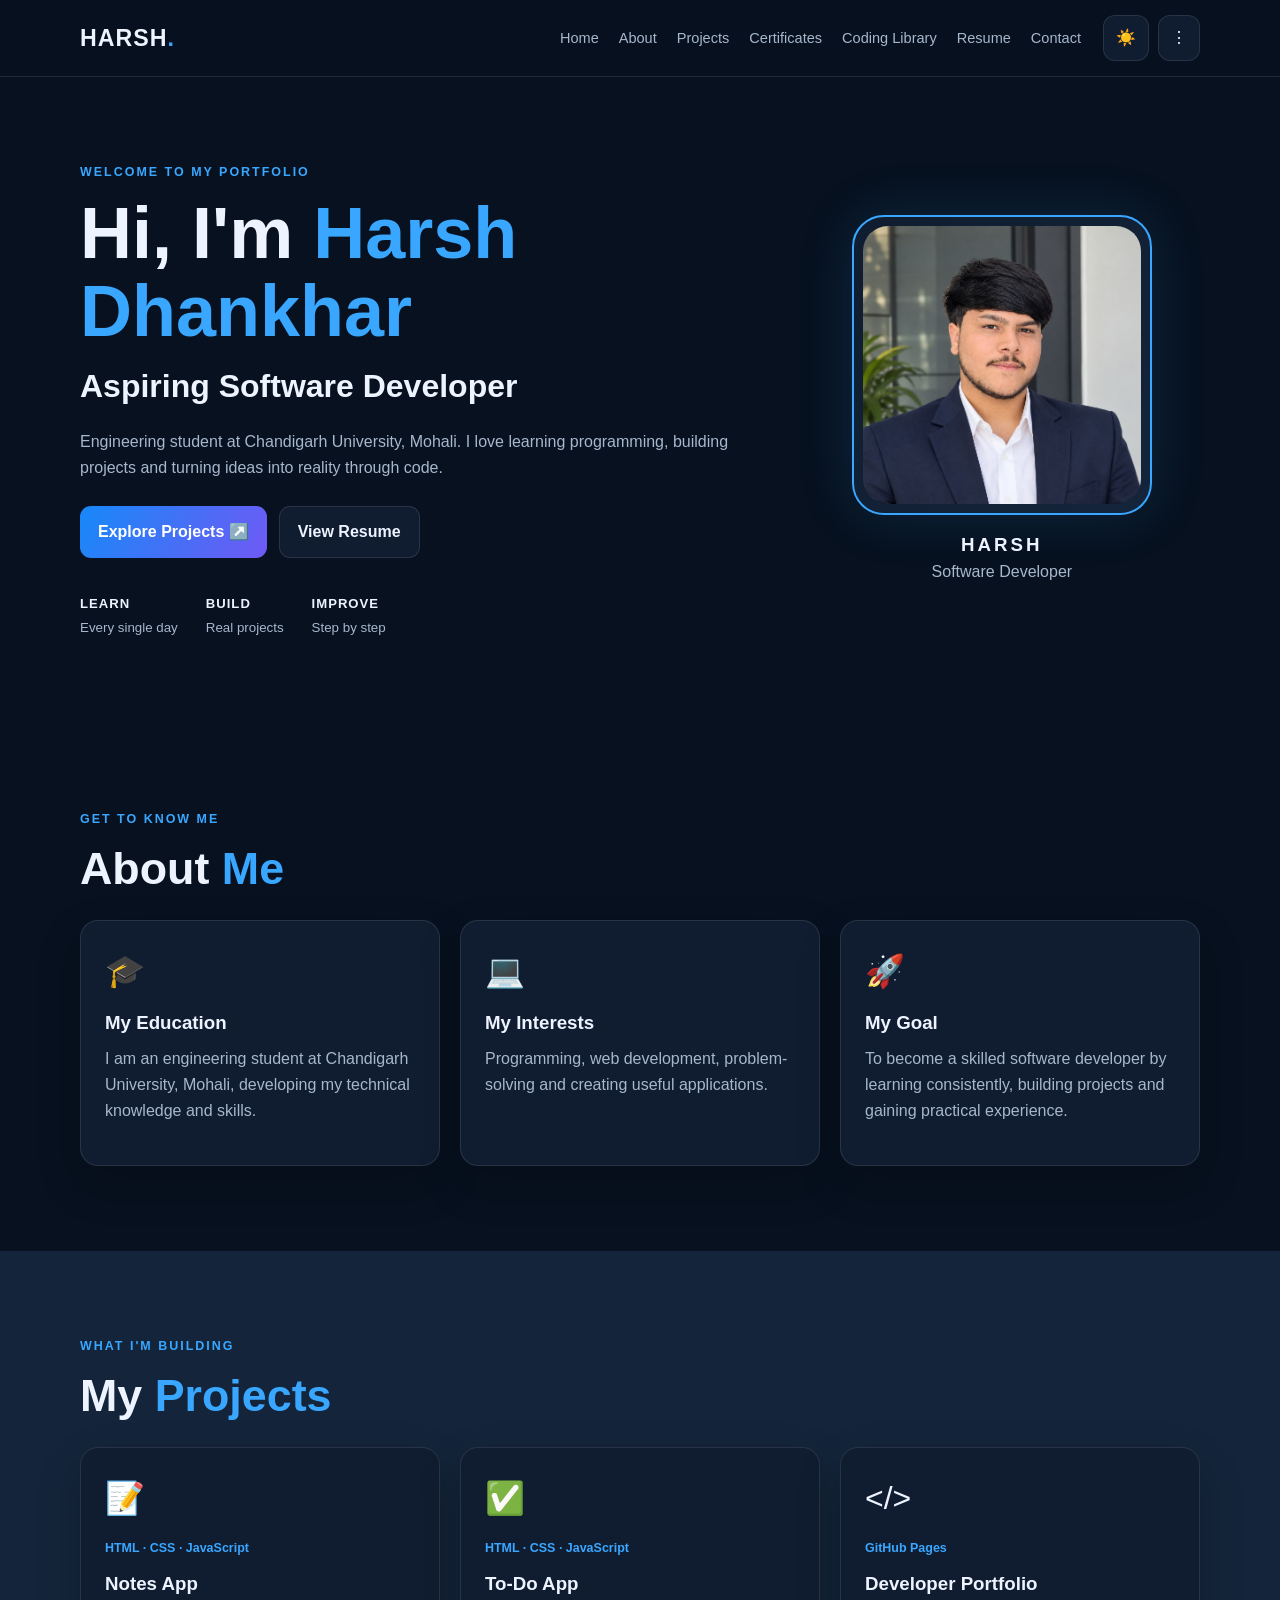
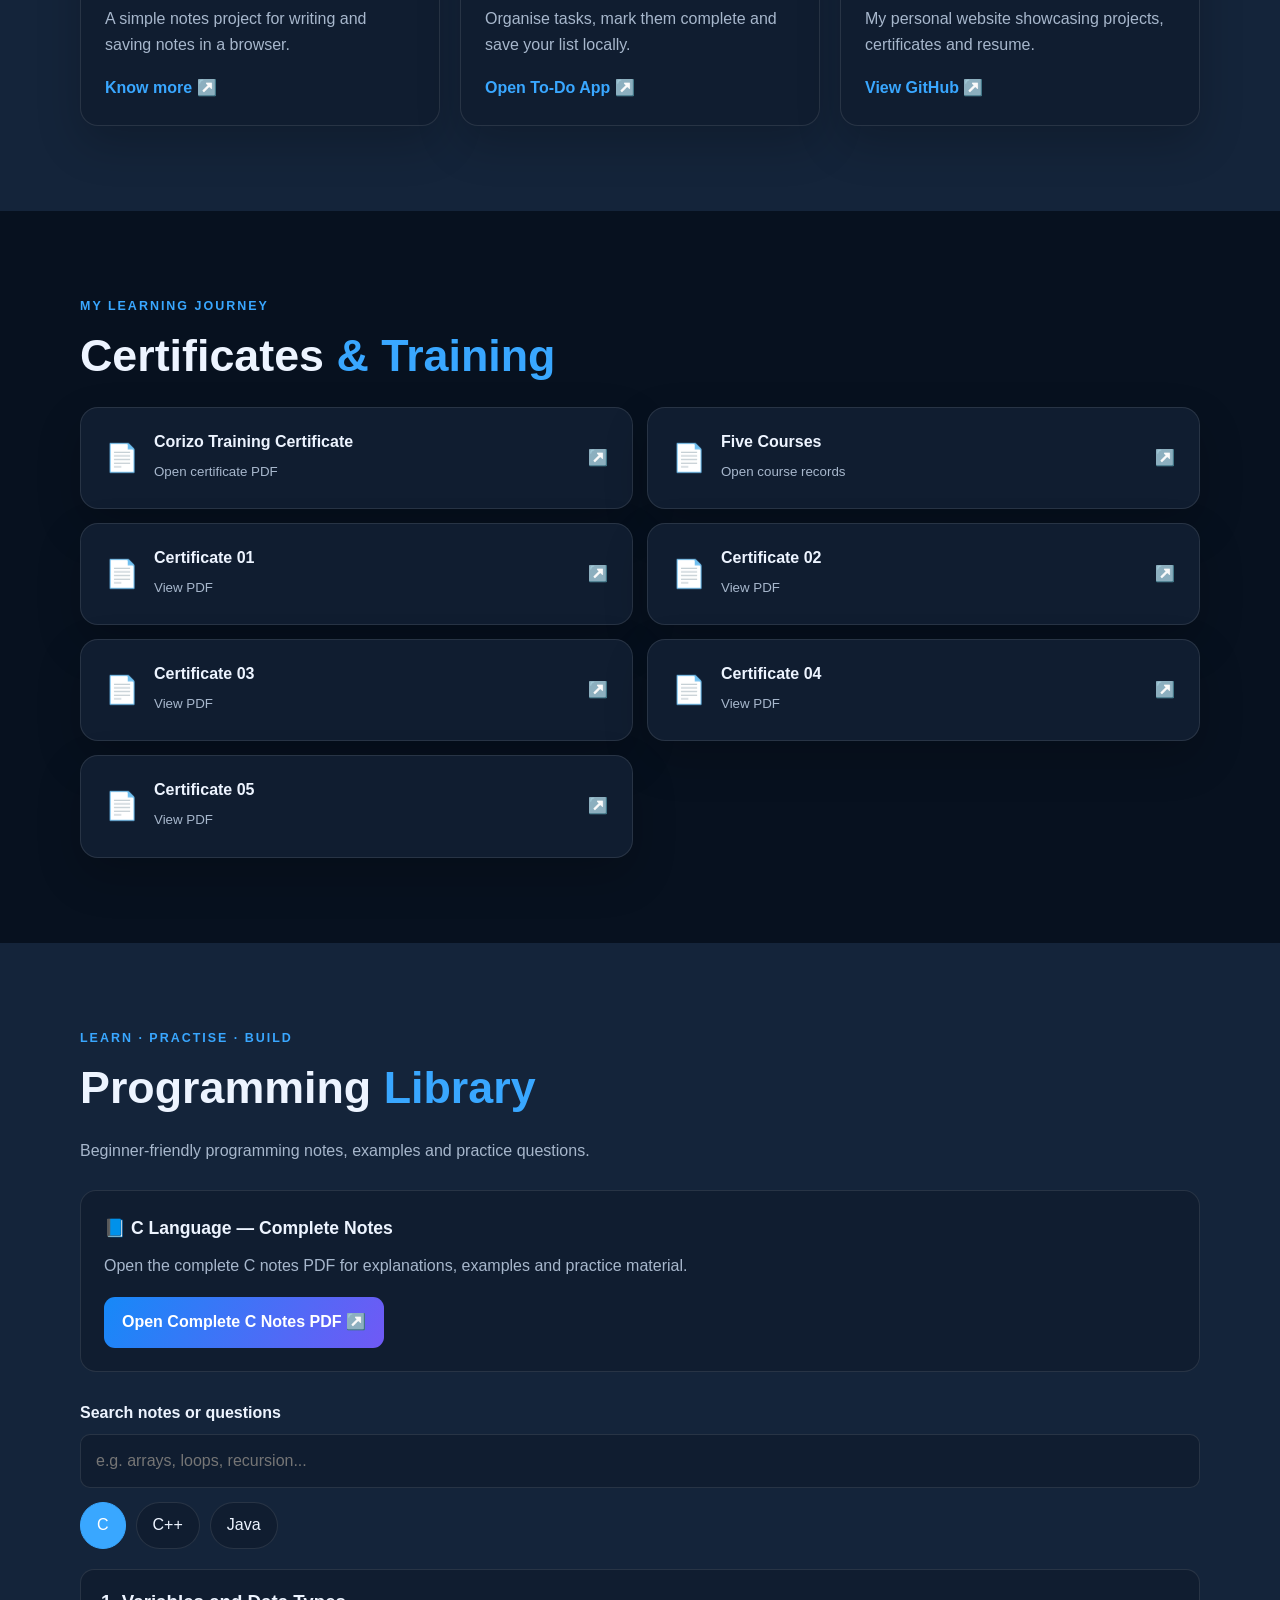
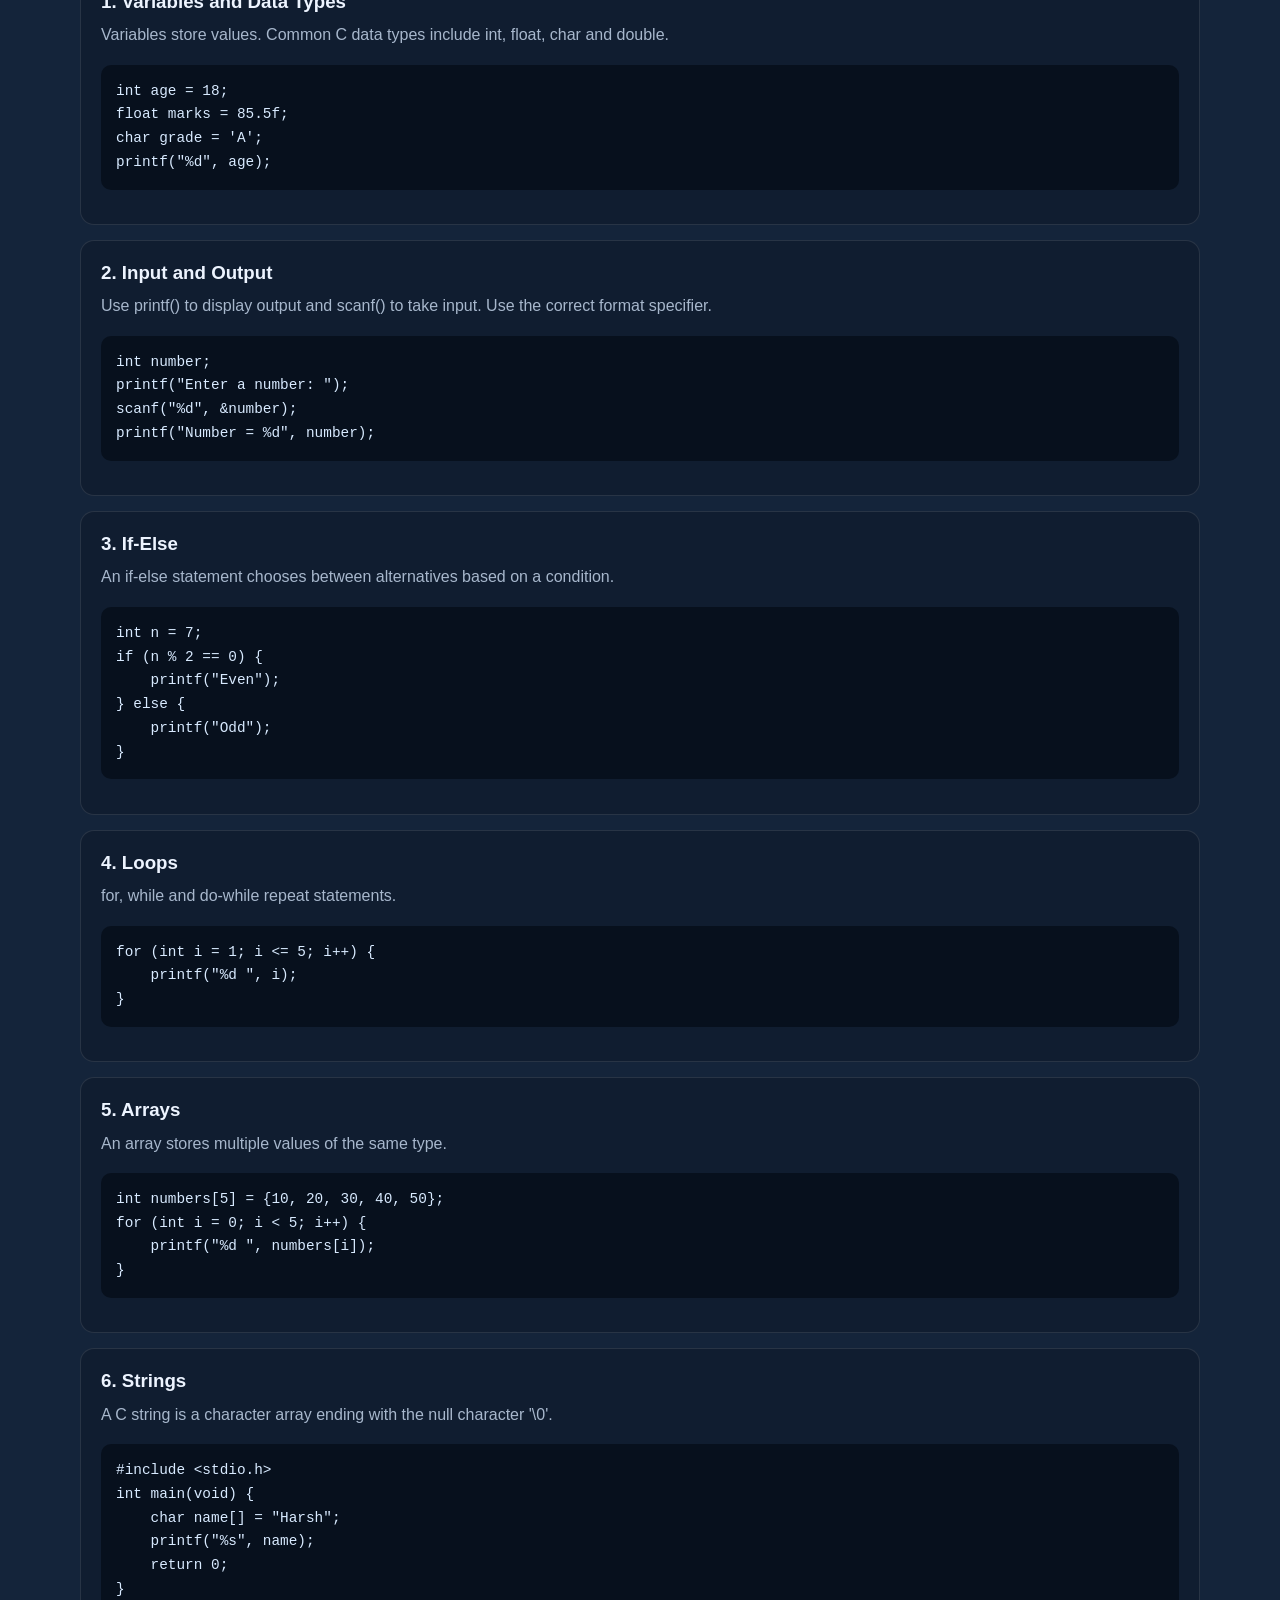
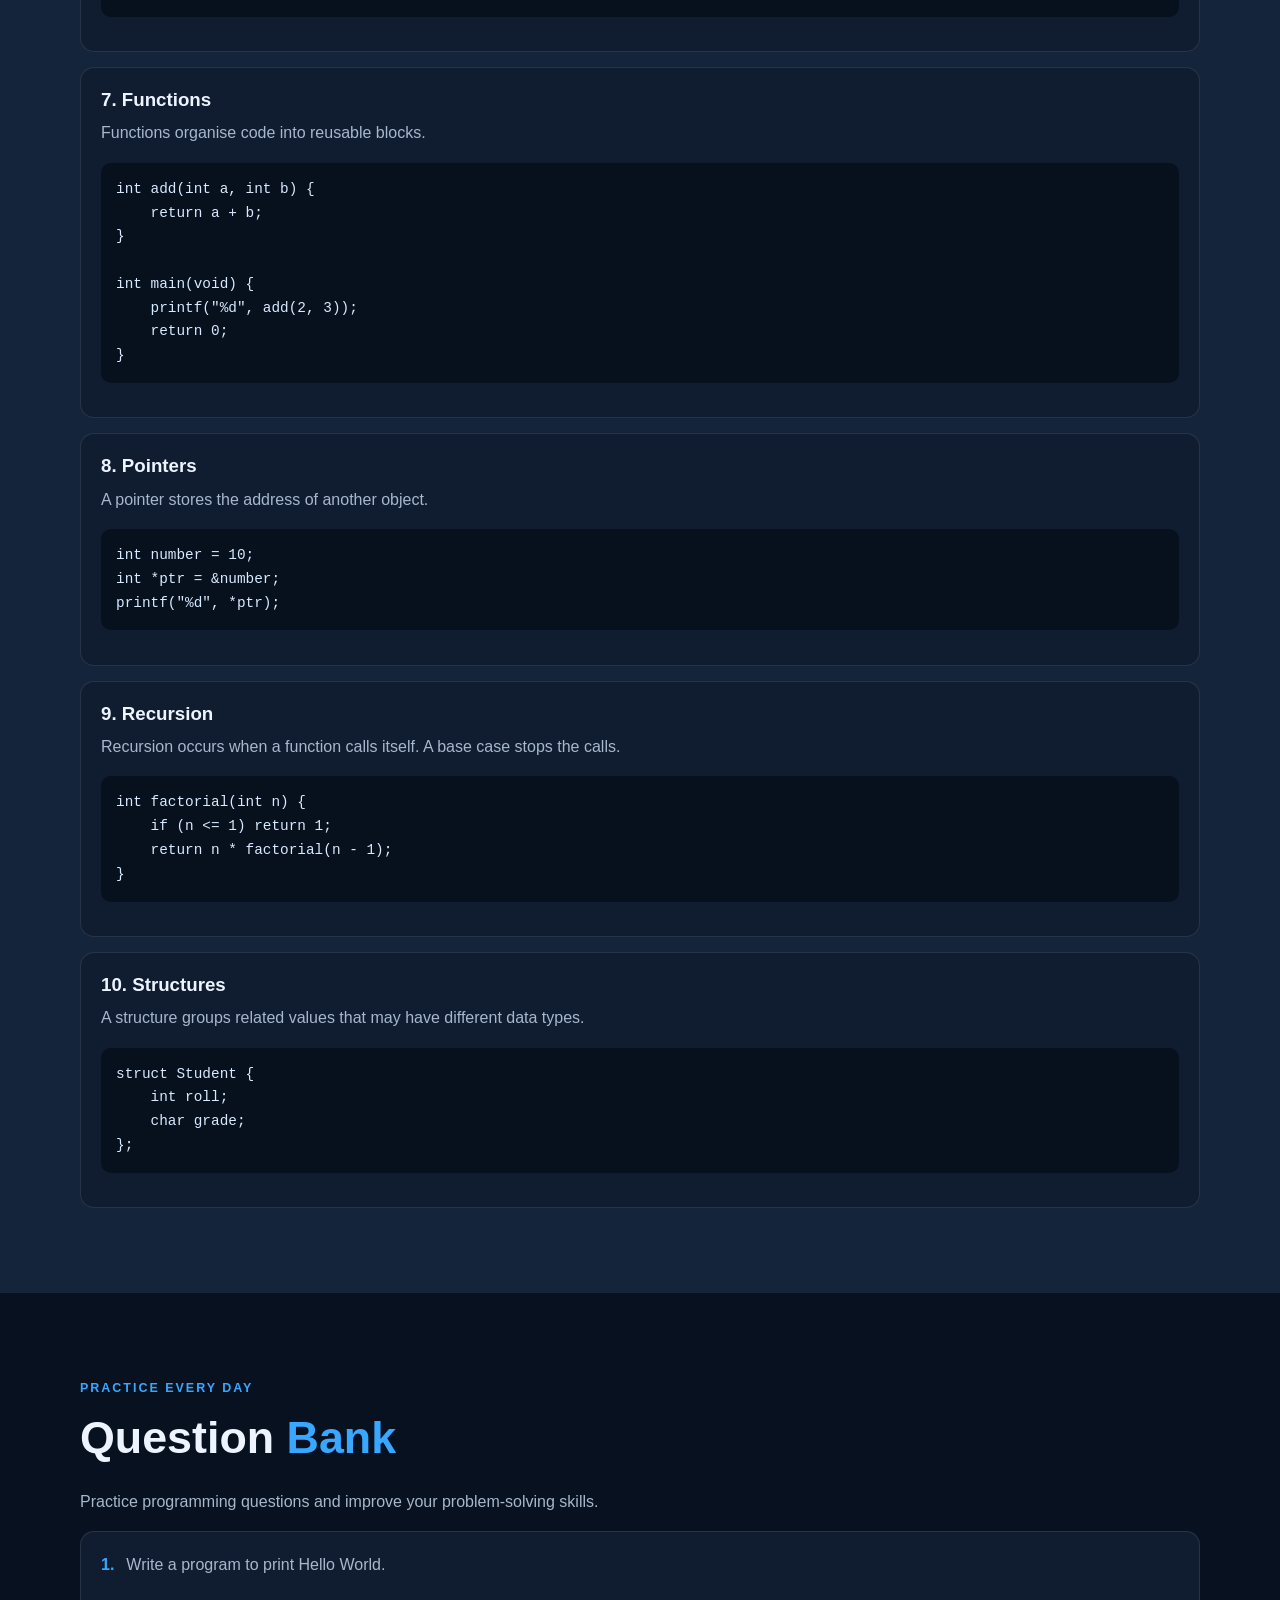
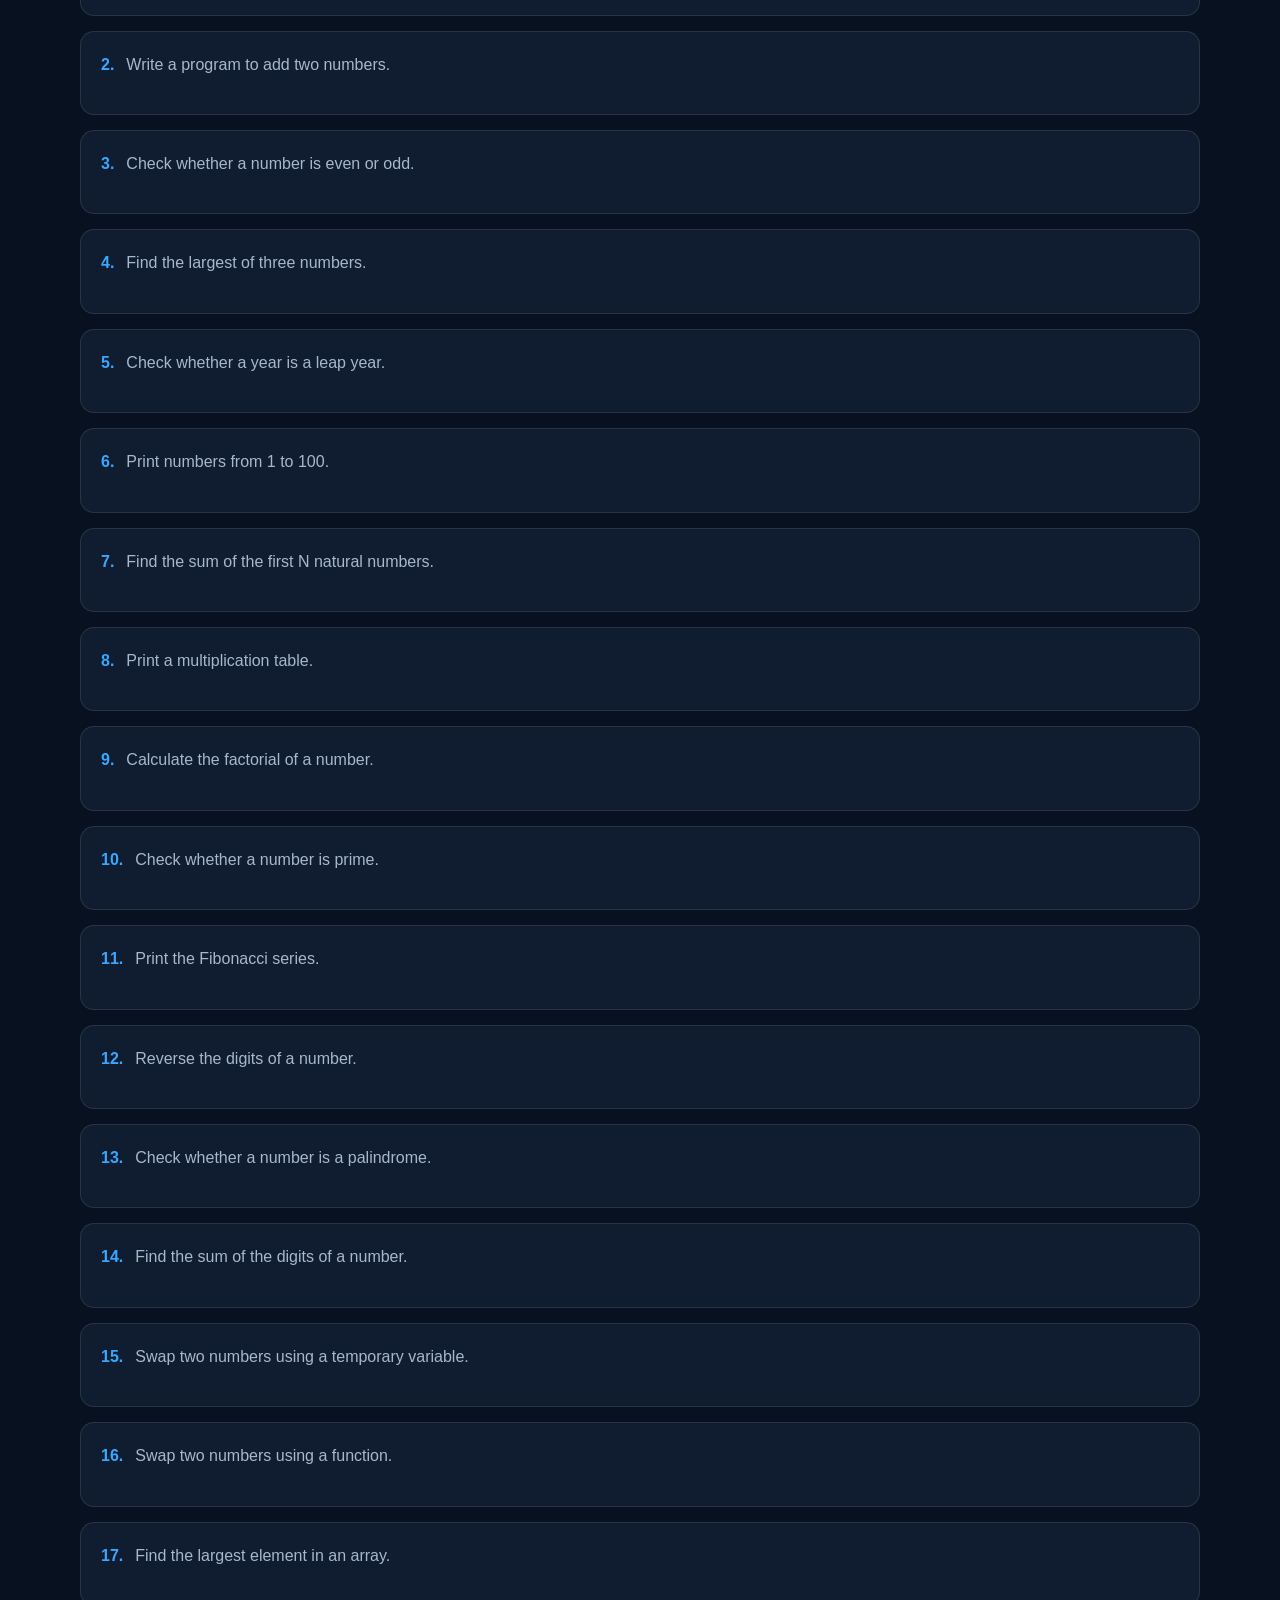
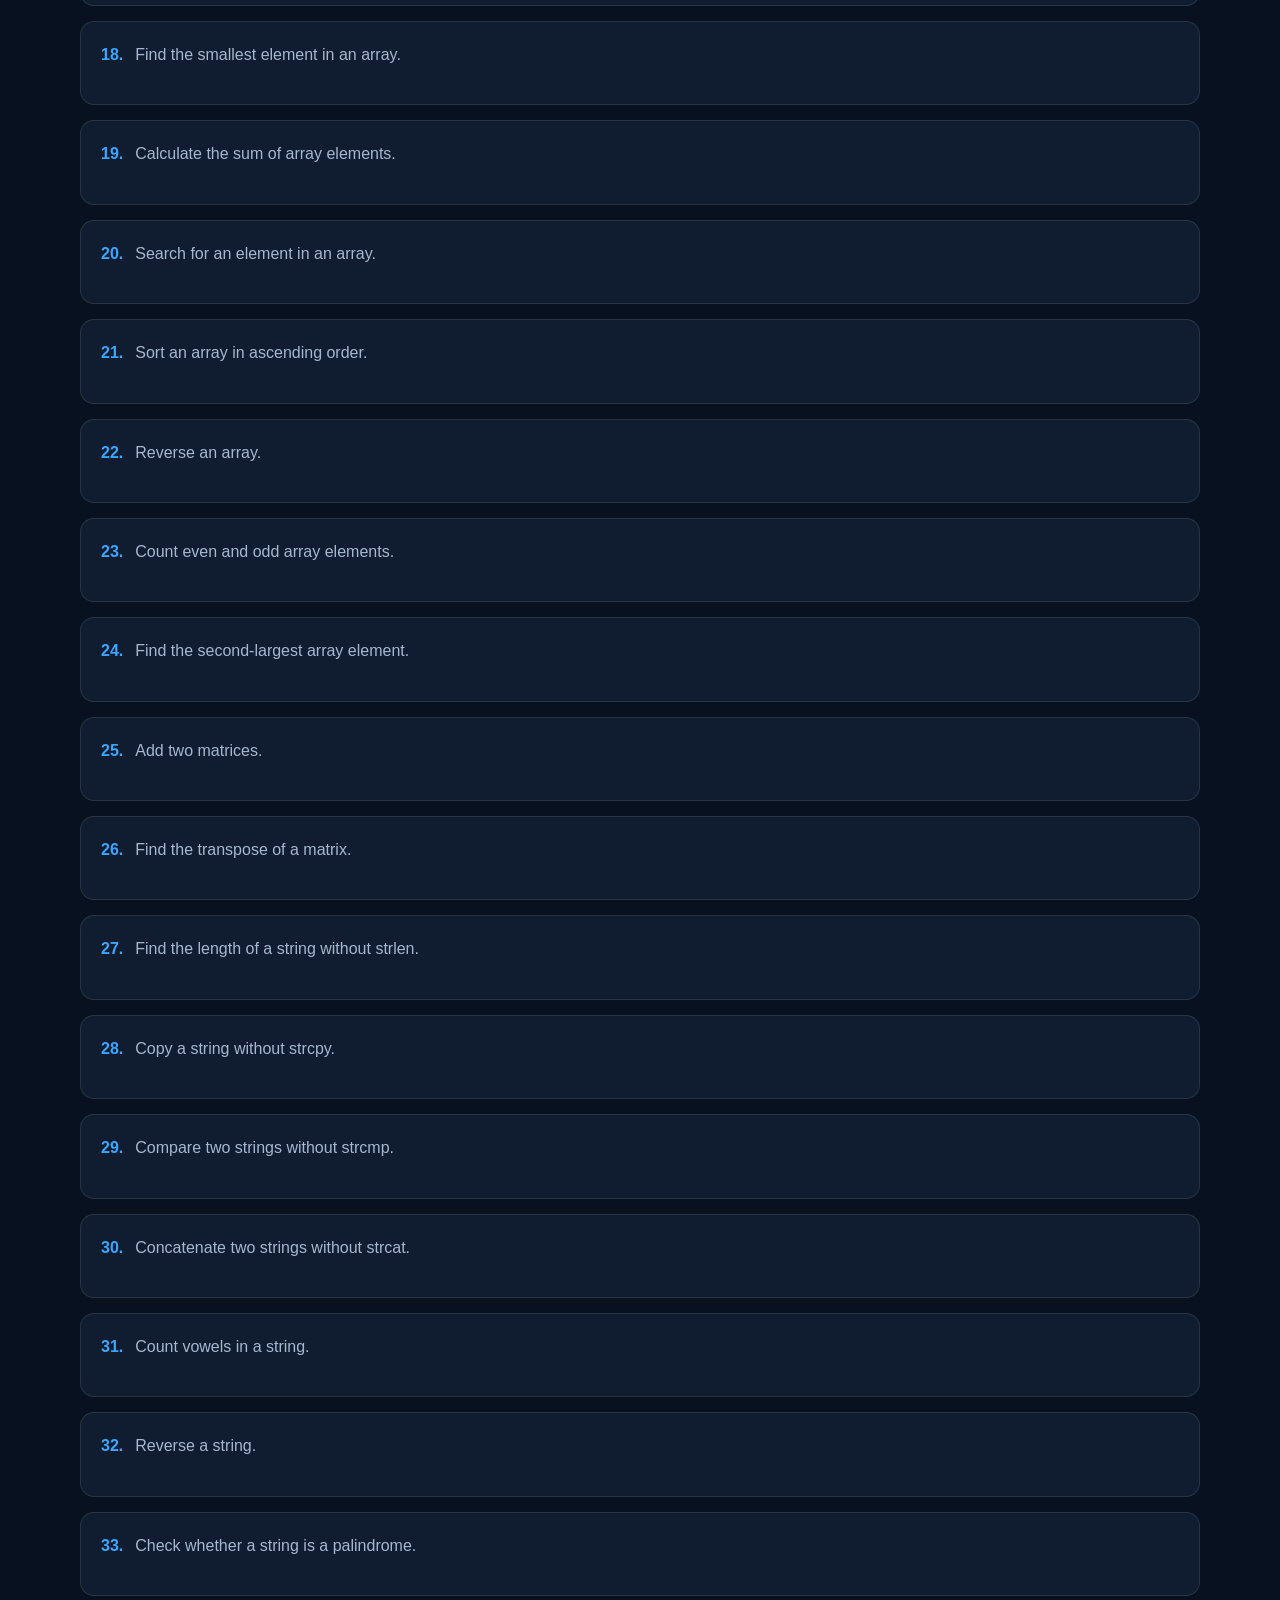
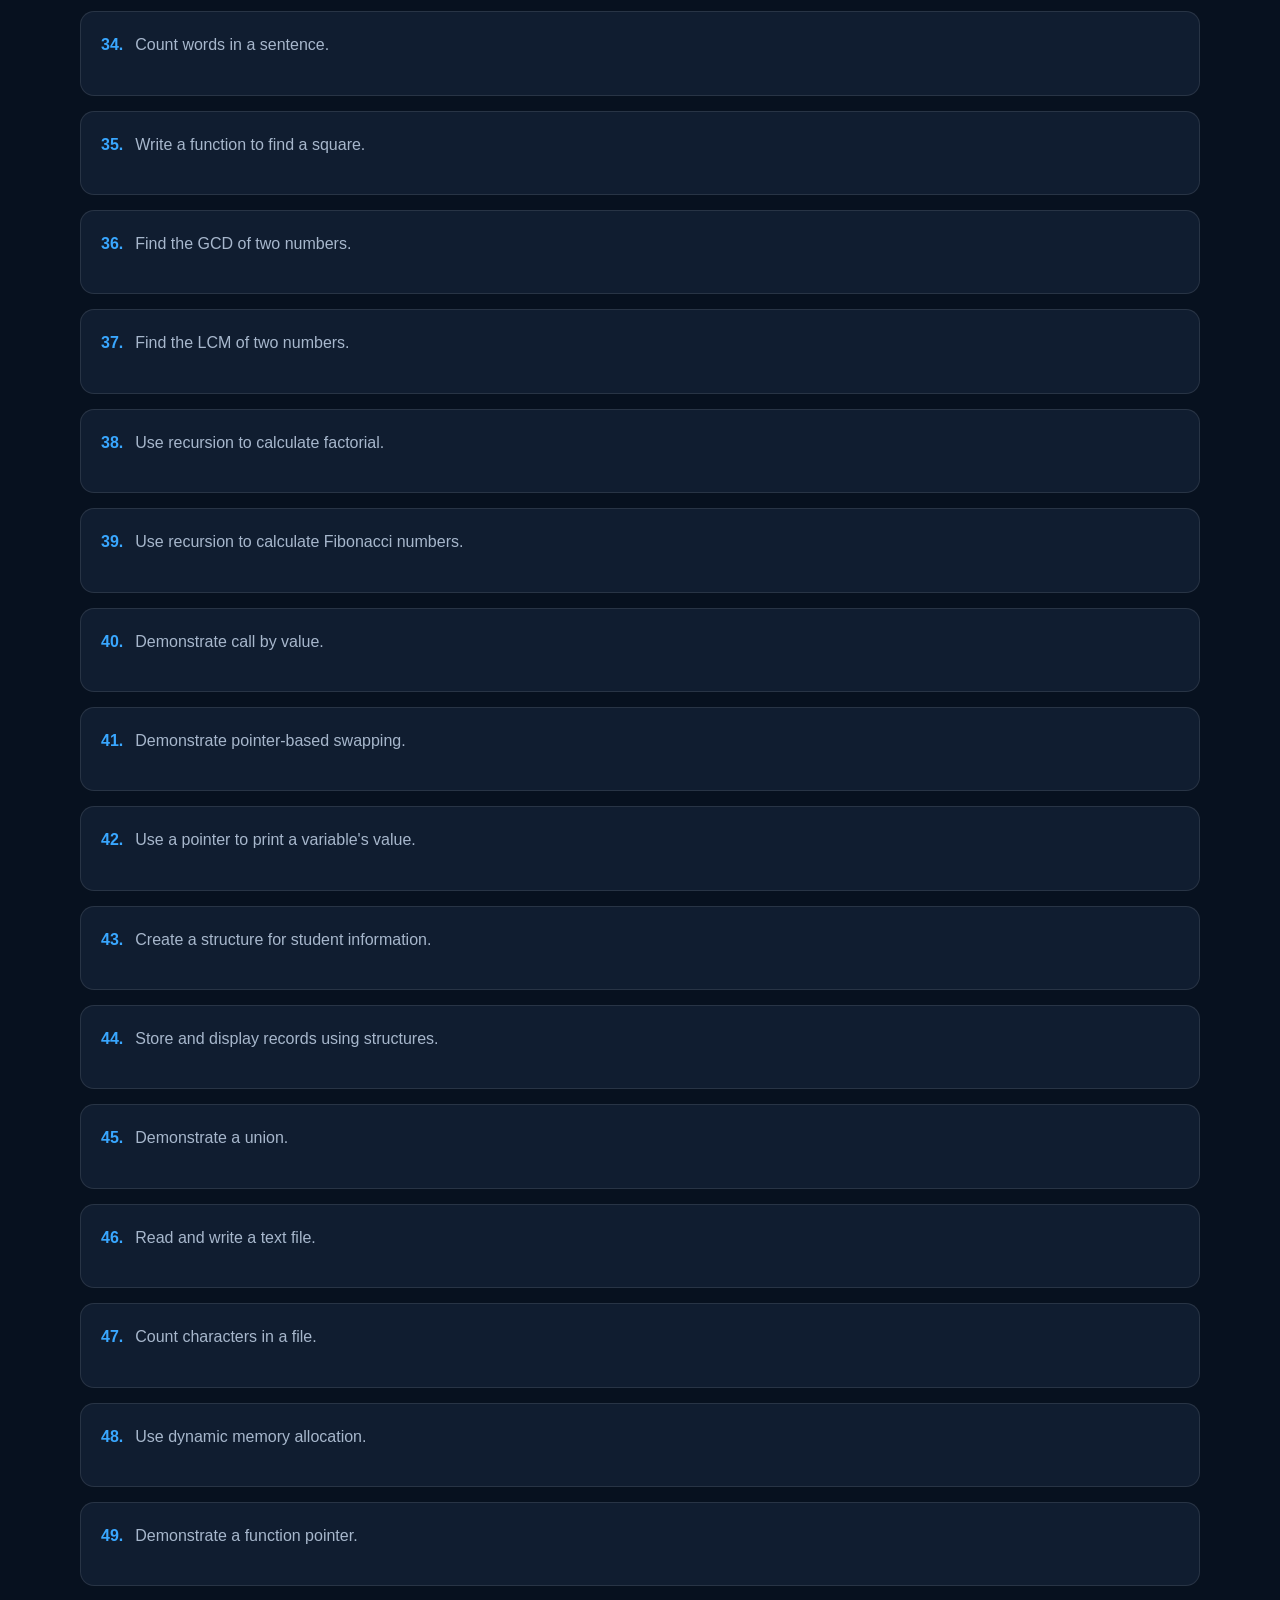
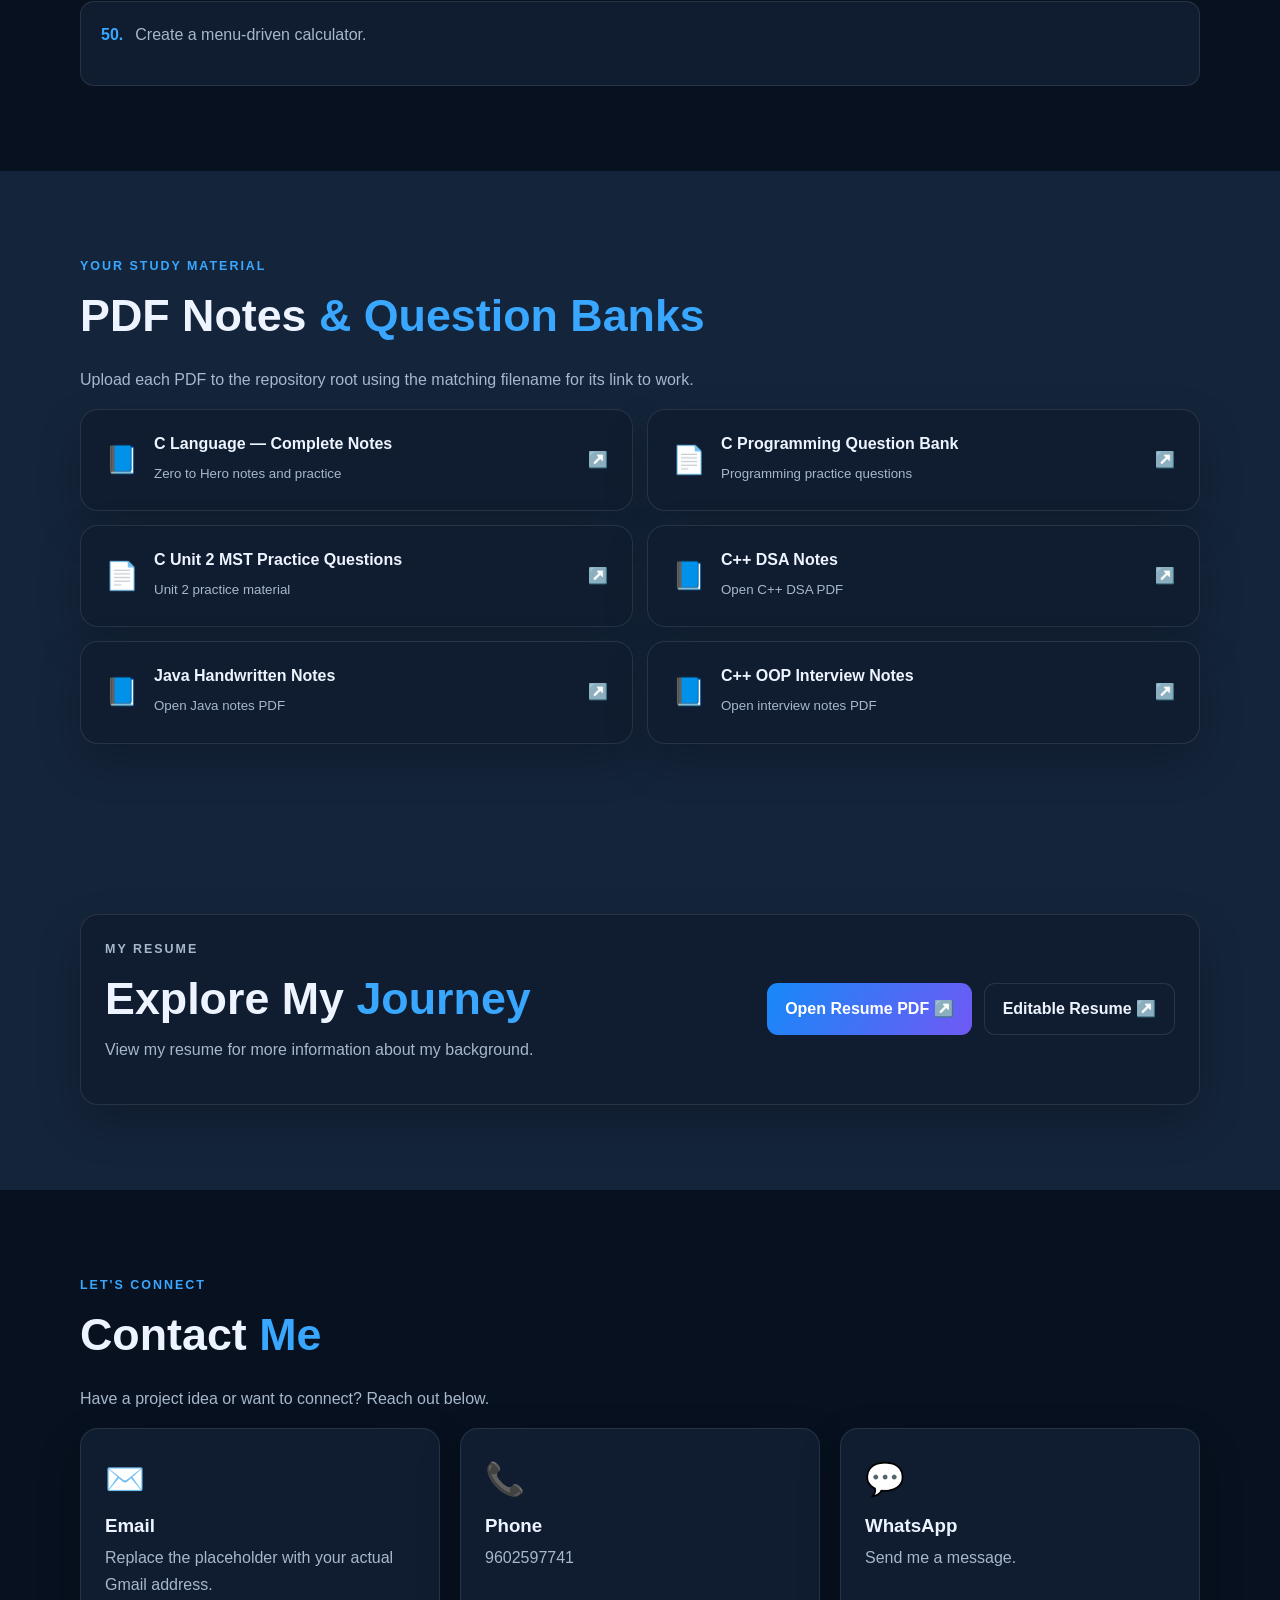
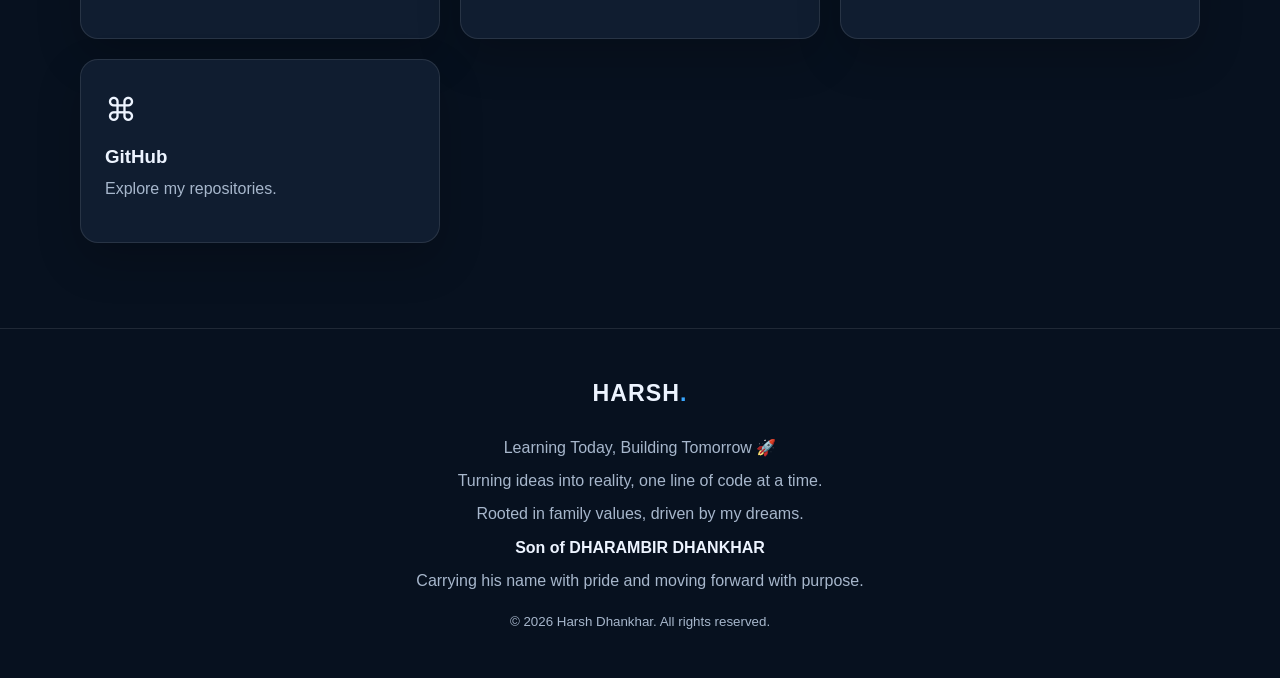
<file: index.html>
<!DOCTYPE html>
<html lang="en">
<head>
  <meta charset="UTF-8">
  <meta name="viewport" content="width=device-width, initial-scale=1.0">
  <meta name="author" content="Harsh Dhankhar">
  <meta name="description" content="Harsh Dhankhar's developer portfolio, projects, certificates, resume and programming notes.">
  <meta name="robots" content="index, follow">
  <meta name="google-site-verification" content="R30KD2g1QavOhn7-BtW7ZYMr7pl92MbXufvkJG7yLrQ">
  <title>Harsh Dhankhar | Software Developer</title>
  <link rel="canonical" href="https://harshbuilds-AI-dev.github.io/">
  <link rel="stylesheet" href="./style.css">
</head>
<body>
<header class="header">
  <nav class="nav container">
    <a class="logo" href="#home">HARSH<span>.</span></a>
    <button class="menu-btn" id="menuBtn" aria-label="Open menu" aria-expanded="false">☰</button>
    <div class="nav-links" id="navLinks">
      <a href="#home">Home</a>
      <a href="#about">About</a>
      <a href="#projects">Projects</a>
      <a href="#certificates">Certificates</a>
      <a href="#coding-library">Coding Library</a>
      <a href="#resume">Resume</a>
      <a href="#contact">Contact</a>
    </div>
    <div class="nav-tools">
      <button class="theme-btn" id="themeBtn" type="button" aria-label="Switch theme">☀️</button>
      <div class="more-wrap">
        <button class="more-btn" id="moreBtn" type="button" aria-expanded="false" aria-label="More options">⋮</button>
        <div class="more-menu" id="moreMenu">
          <a href="#coding-library">📚 Coding notes</a>
          <a href="#language-questions">🧠 Practice questions</a>
          <a href="#pdf-notes">📄 PDF notes</a>
          <button id="menuThemeBtn" type="button">🌗 Switch theme</button>
        </div>
      </div>
    </div>
  </nav>
</header>

<main>
  <section class="hero section" id="home">
    <div class="container hero-grid">
      <div>
        <p class="eyebrow">WELCOME TO MY PORTFOLIO</p>
        <h1>Hi, I'm <span>Harsh Dhankhar</span></h1>
        <h2>Aspiring Software Developer</h2>
        <p class="description">Engineering student at Chandigarh University, Mohali. I love learning programming, building projects and turning ideas into reality through code.</p>
        <div class="buttons">
          <a href="#projects" class="btn primary">Explore Projects ↗️</a>
          <a href="./resume.pdf" target="_blank" rel="noopener" class="btn secondary">View Resume</a>
        </div>
        <div class="stats">
          <div><strong>LEARN</strong><small>Every single day</small></div>
          <div><strong>BUILD</strong><small>Real projects</small></div>
          <div><strong>IMPROVE</strong><small>Step by step</small></div>
        </div>
      </div>
      <div class="profile-area">
        <div class="profile">
          <img src="./profile.jpg" alt="Harsh Dhankhar" onerror="this.style.display='none';document.getElementById('fallback').style.display='grid';">
          <div id="fallback">H<span>.</span></div>
        </div>
        <div class="profile-caption">
          <h3>HARSH</h3>
          <p>Software Developer</p>
        </div>
      </div>
    </div>
  </section>

  <section class="section" id="about">
    <div class="container">
      <p class="eyebrow">GET TO KNOW ME</p>
      <h2>About <span>Me</span></h2>
      <div class="grid">
        <article class="card"><div class="icon">🎓</div><h3>My Education</h3><p>I am an engineering student at Chandigarh University, Mohali, developing my technical knowledge and skills.</p></article>
        <article class="card"><div class="icon">💻</div><h3>My Interests</h3><p>Programming, web development, problem-solving and creating useful applications.</p></article>
        <article class="card"><div class="icon">🚀</div><h3>My Goal</h3><p>To become a skilled software developer by learning consistently, building projects and gaining practical experience.</p></article>
      </div>
    </div>
  </section>

  <section class="section alternate" id="projects">
    <div class="container">
      <p class="eyebrow">WHAT I'M BUILDING</p>
      <h2>My <span>Projects</span></h2>
      <div class="grid">
        <article class="card project"><div class="project-icon">📝</div><p class="tag">HTML · CSS · JavaScript</p><h3>Notes App</h3><p>A simple notes project for writing and saving notes in a browser.</p><a class="text-link" href="#contact">Know more ↗️</a></article>
        <article class="card project"><div class="project-icon">✅</div><p class="tag">HTML · CSS · JavaScript</p><h3>To-Do App</h3><p>Organise tasks, mark them complete and save your list locally.</p><a class="text-link" href="./todo.html">Open To-Do App ↗️</a></article>
        <article class="card project"><div class="project-icon">&lt;/&gt;</div><p class="tag">GitHub Pages</p><h3>Developer Portfolio</h3><p>My personal website showcasing projects, certificates and resume.</p><a class="text-link" href="https://github.com/harshbuilds-AI-dev" target="_blank" rel="noopener">View GitHub ↗️</a></article>
      </div>
    </div>
  </section>

  <section class="section" id="certificates">
    <div class="container">
      <p class="eyebrow">MY LEARNING JOURNEY</p>
      <h2>Certificates <span>&amp; Training</span></h2>
      <div class="certificate-grid">
        <a class="certificate card" href="./Harsh_Training_Certificate_Corizo_certificate.pdf" target="_blank" rel="noopener"><span>📄</span><div><h3>Corizo Training Certificate</h3><small>Open certificate PDF</small></div><b>↗️</b></a>
        <a class="certificate card" href="./5%20courses.pdf" target="_blank" rel="noopener"><span>📄</span><div><h3>Five Courses</h3><small>Open course records</small></div><b>↗️</b></a>
        <a class="certificate card" href="./c1.pdf" target="_blank" rel="noopener"><span>📄</span><div><h3>Certificate 01</h3><small>View PDF</small></div><b>↗️</b></a>
        <a class="certificate card" href="./c2.pdf" target="_blank" rel="noopener"><span>📄</span><div><h3>Certificate 02</h3><small>View PDF</small></div><b>↗️</b></a>
        <a class="certificate card" href="./c3.pdf" target="_blank" rel="noopener"><span>📄</span><div><h3>Certificate 03</h3><small>View PDF</small></div><b>↗️</b></a>
        <a class="certificate card" href="./c4.pdf" target="_blank" rel="noopener"><span>📄</span><div><h3>Certificate 04</h3><small>View PDF</small></div><b>↗️</b></a>
        <a class="certificate card" href="./c5.pdf" target="_blank" rel="noopener"><span>📄</span><div><h3>Certificate 05</h3><small>View PDF</small></div><b>↗️</b></a>
      </div>
    </div>
  </section>

  <section class="section alternate" id="coding-library">
    <div class="container">
      <p class="eyebrow">LEARN · PRACTISE · BUILD</p>
      <h2>Programming <span>Library</span></h2>
      <p class="description">Beginner-friendly programming notes, examples and practice questions.</p>
      <div class="library-notice">
        <strong>📘 C Language — Complete Notes</strong>
        <p>Open the complete C notes PDF for explanations, examples and practice material.</p>
        <a class="btn primary" href="./c-notes.pdf" target="_blank" rel="noopener">Open Complete C Notes PDF ↗️</a>
      </div>
      <div class="language-toolbar">
        <label for="languageSearch">Search notes or questions</label>
        <input id="languageSearch" type="search" placeholder="e.g. arrays, loops, recursion..." autocomplete="off">
        <div class="language-tabs" id="languageTabs" role="tablist" aria-label="Programming languages"></div>
      </div>
      <div id="languageContent" class="language-content"></div>
    </div>
  </section>

  <section class="section" id="language-questions">
    <div class="container">
      <p class="eyebrow">PRACTICE EVERY DAY</p>
      <h2>Question <span>Bank</span></h2>
      <p class="description">Practice programming questions and improve your problem-solving skills.</p>
      <div id="questionBank" class="question-bank"></div>
    </div>
  </section>

  <section class="section alternate" id="pdf-notes">
    <div class="container">
      <p class="eyebrow">YOUR STUDY MATERIAL</p>
      <h2>PDF Notes <span>&amp; Question Banks</span></h2>
      <p class="description">Upload each PDF to the repository root using the matching filename for its link to work.</p>
      <div class="certificate-grid">
        <a class="certificate card" href="./c-notes.pdf" target="_blank" rel="noopener"><span>📘</span><div><h3>C Language — Complete Notes</h3><small>Zero to Hero notes and practice</small></div><b>↗️</b></a>
        <a class="certificate card" href="./Programming_in_C_Question_Bank_CU_Helpdesk.pdf" target="_blank" rel="noopener"><span>📄</span><div><h3>C Programming Question Bank</h3><small>Programming practice questions</small></div><b>↗️</b></a>
        <a class="certificate card" href="./Unit%202%20C_Programming_MST_Practice_Questions%283%29.pdf" target="_blank" rel="noopener"><span>📄</span><div><h3>C Unit 2 MST Practice Questions</h3><small>Unit 2 practice material</small></div><b>↗️</b></a>
        <a class="certificate card" href="./C%2B%2B%20DSA%20by%20Love%20babbar.pdf" target="_blank" rel="noopener"><span>📘</span><div><h3>C++ DSA Notes</h3><small>Open C++ DSA PDF</small></div><b>↗️</b></a>
        <a class="certificate card" href="./Java%20Handwritten%20Notes%20-2%20%281%29.pdf" target="_blank" rel="noopener"><span>📘</span><div><h3>Java Handwritten Notes</h3><small>Open Java notes PDF</small></div><b>↗️</b></a>
        <a class="certificate card" href="./Oops%20in%20c%2B%2B%20INTERVIEW%20SERIES%20-2.pdf" target="_blank" rel="noopener"><span>📘</span><div><h3>C++ OOP Interview Notes</h3><small>Open interview notes PDF</small></div><b>↗️</b></a>
      </div>
    </div>
  </section>

  <section class="section alternate" id="resume">
    <div class="container resume-box card">
      <div><p class="eyebrow">MY RESUME</p><h2>Explore My <span>Journey</span></h2><p>View my resume for more information about my background.</p></div>
      <div class="buttons">
        <a href="./resume.pdf" class="btn primary" target="_blank" rel="noopener">Open Resume PDF ↗️</a>
        <a href="./resume-editable.docx" class="btn secondary">Editable Resume ↗️</a>
      </div>
    </div>
  </section>

  <section class="section" id="contact">
    <div class="container">
      <p class="eyebrow">LET'S CONNECT</p>
      <h2>Contact <span>Me</span></h2>
      <p class="description">Have a project idea or want to connect? Reach out below.</p>
      <div class="grid">
        <a class="card contact-card" href="mailto:YOUR_GMAIL@gmail.com"><div class="icon">✉️</div><h3>Email</h3><p>Replace the placeholder with your actual Gmail address.</p></a>
        <a class="card contact-card" href="tel:9602597741"><div class="icon">📞</div><h3>Phone</h3><p>9602597741</p></a>
        <a class="card contact-card" href="https://wa.me/919602597741" target="_blank" rel="noopener"><div class="icon">💬</div><h3>WhatsApp</h3><p>Send me a message.</p></a>
        <a class="card contact-card" href="https://github.com/harshbuilds-AI-dev" target="_blank" rel="noopener"><div class="icon">⌘</div><h3>GitHub</h3><p>Explore my repositories.</p></a>
      </div>
    </div>
  </section>
</main>

<footer class="footer">
  <a class="logo" href="#home">HARSH<span>.</span></a>
  <p>Learning Today, Building Tomorrow 🚀</p>
  <p>Turning ideas into reality, one line of code at a time.</p>
  <p>Rooted in family values, driven by my dreams.</p>
  <p><strong>Son of DHARAMBIR DHANKHAR</strong></p>
  <p>Carrying his name with pride and moving forward with purpose.</p>
  <small>© 2026 Harsh Dhankhar. All rights reserved.</small>
</footer>

<script src="./coding-library.js"></script>
<script>
  const menuBtn = document.getElementById("menuBtn");
  const navLinks = document.getElementById("navLinks");
  const moreBtn = document.getElementById("moreBtn");
  const moreMenu = document.getElementById("moreMenu");
  const themeBtn = document.getElementById("themeBtn");

  menuBtn.addEventListener("click", () => {
    const opened = navLinks.classList.toggle("open");
    menuBtn.setAttribute("aria-expanded", String(opened));
  });

  navLinks.querySelectorAll("a").forEach(link => {
    link.addEventListener("click", () => {
      navLinks.classList.remove("open");
      menuBtn.setAttribute("aria-expanded", "false");
    });
  });

  moreBtn.addEventListener("click", () => {
    const opened = moreMenu.classList.toggle("show");
    moreBtn.setAttribute("aria-expanded", String(opened));
  });

  document.addEventListener("click", event => {
    if (!event.target.closest(".more-wrap")) {
      moreMenu.classList.remove("show");
      moreBtn.setAttribute("aria-expanded", "false");
    }
  });

  function toggleTheme() {
    const light = document.body.classList.toggle("light-mode");
    themeBtn.textContent = light ? "🌙" : "☀️";
    try {
      localStorage.setItem("harsh-theme", light ? "light" : "dark");
    } catch (error) {}
  }

  themeBtn.addEventListener("click", toggleTheme);
  document.getElementById("menuThemeBtn").addEventListener("click", () => {
    toggleTheme();
    moreMenu.classList.remove("show");
  });

  try {
    if (localStorage.getItem("harsh-theme") === "light") {
      document.body.classList.add("light-mode");
      themeBtn.textContent = "🌙";
    }
  } catch (error) {}
</script>
</body>
</html>
</file>
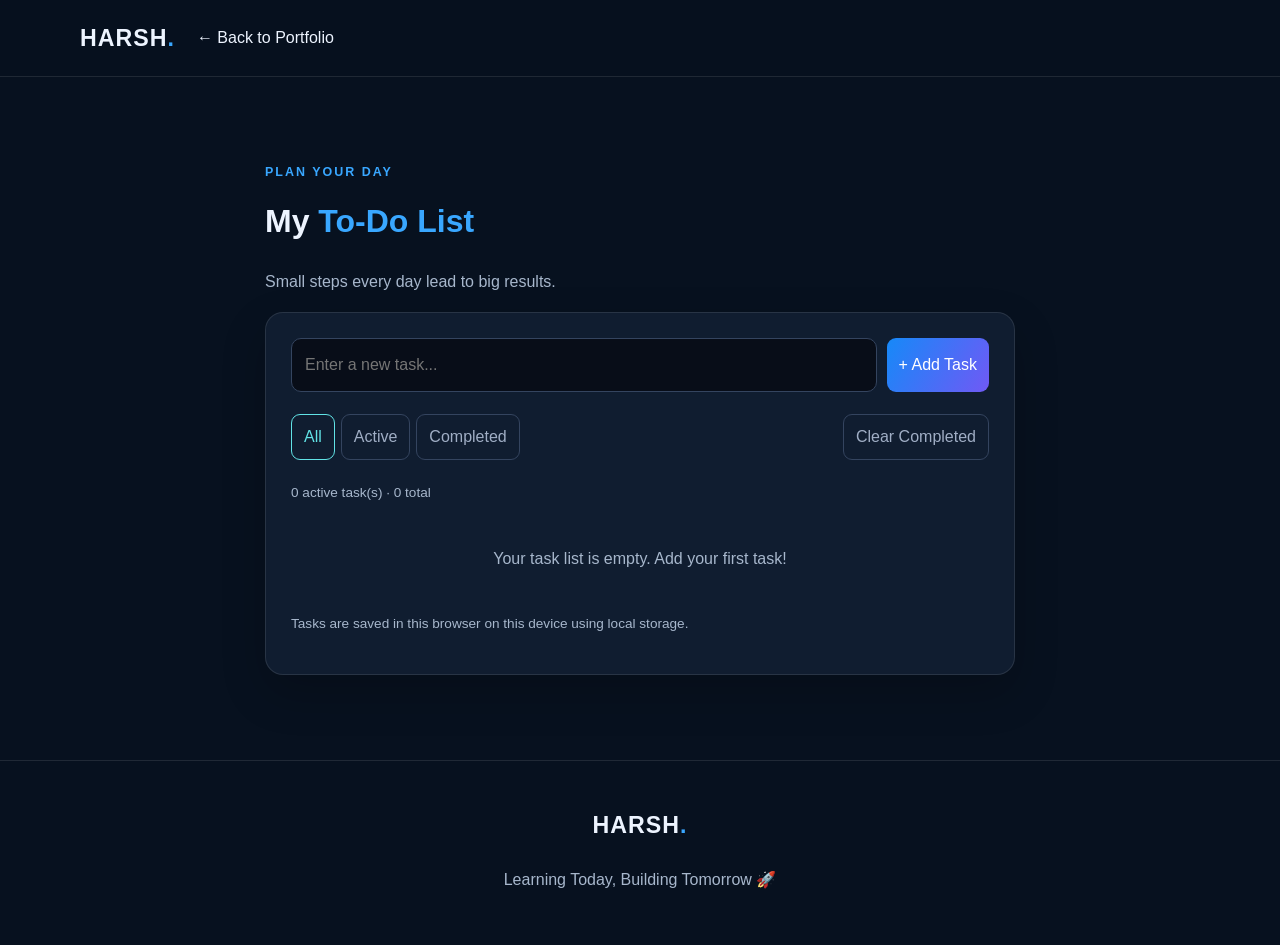
<file: todo.html>
<!DOCTYPE html>
<html lang="en">
<head>
  <meta charset="UTF-8">
  <meta name="viewport" content="width=device-width, initial-scale=1.0">

  <meta name="description" content="A simple To-Do app to organise your daily tasks.">
  <title>To-Do App | Harsh Dhankhar</title>

  <link rel="stylesheet" href="style.css">

  <style>
    .todo-container { max-width: 750px; margin: auto; }
    .todo-panel { padding: 25px; }
    .task-form { display: flex; gap: 10px; }
    .task-input {
      flex: 1;
      min-width: 0;
      padding: 13px;
      border: 1px solid #34445f;
      border-radius: 10px;
      background: #080d18;
      color: white;
      font: inherit;
    }
    .task-form button, .task-actions button, .filter-btn, .clear-btn {
      cursor: pointer;
      font: inherit;
      border-radius: 9px;
      padding: 9px 12px;
    }
    .task-form button { border: 0; }
    .toolbar {
      display: flex;
      justify-content: space-between;
      flex-wrap: wrap;
      gap: 12px;
      margin: 22px 0;
    }
    .filters { display: flex; gap: 6px; flex-wrap: wrap; }
    .filter-btn, .clear-btn, .task-actions button {
      background: transparent;
      color: #a0aec5;
      border: 1px solid #34445f;
    }
    .filter-btn.active { color: #61e3e6; border-color: #61e3e6; }
    #taskList { padding: 0; list-style: none; }
    .task-item {
      display: flex;
      align-items: center;
      gap: 10px;
      padding: 13px;
      margin-bottom: 9px;
      background: #0b1424;
      border: 1px solid #26354c;
      border-radius: 11px;
    }
    .task-item input { width: 18px; height: 18px; }
    .task-text { flex: 1; overflow-wrap: anywhere; }
    .task-item.done .task-text {
      text-decoration: line-through;
      color: #71809a;
    }
    .task-actions { display: flex; gap: 5px; }
    .task-count, .note { color: #a0aec5; font-size: .85rem; }
    .empty { text-align: center; color: #a0aec5; padding: 25px 5px; }
    @media(max-width:520px) {
      .task-form { flex-direction: column; }
      .task-form button { width: 100%; }
      .task-item { flex-wrap: wrap; }
      .task-actions { margin-left: 28px; }
    }
  </style>
</head>

<body>

<header class="header">
  <nav class="nav container">
    <a class="logo" href="./index.html">HARSH<span>.</span></a>
    <a href="./index.html#projects">← Back to Portfolio</a>
  </nav>
</header>

<main class="section">
  <div class="container todo-container">

    <p class="eyebrow">PLAN YOUR DAY</p>
    <h1>My <span>To-Do List</span></h1>
    <p class="description">Small steps every day lead to big results.</p>

    <div class="card todo-panel">

      <form class="task-form" id="taskForm">
        <input
          class="task-input"
          id="taskInput"
          type="text"
          maxlength="180"
          placeholder="Enter a new task..."
          aria-label="Enter a new task"
          required
        >
        <button type="submit" class="btn primary">+ Add Task</button>
      </form>

      <div class="toolbar">
        <div class="filters">
          <button class="filter-btn active" data-filter="all" type="button">All</button>
          <button class="filter-btn" data-filter="active" type="button">Active</button>
          <button class="filter-btn" data-filter="done" type="button">Completed</button>
        </div>

        <button class="clear-btn" id="clearCompleted" type="button">
          Clear Completed
        </button>
      </div>

      <p class="task-count" id="taskCount" aria-live="polite"></p>

      <ul id="taskList"></ul>

      <p class="empty" id="emptyMessage">Your task list is empty. Add your first task!</p>

      <p class="note">
        Tasks are saved in this browser on this device using local storage.
      </p>

    </div>
  </div>
</main>

<footer class="footer">
  <a class="logo" href="./index.html">HARSH<span>.</span></a>
  <p>Learning Today, Building Tomorrow 🚀</p>
</footer>

<script>
  const STORAGE_KEY = "harshbuilds_todo_tasks_v1";

  const form = document.getElementById("taskForm");
  const input = document.getElementById("taskInput");
  const list = document.getElementById("taskList");
  const count = document.getElementById("taskCount");
  const emptyMessage = document.getElementById("emptyMessage");

  let currentFilter = "all";
  let tasks = loadTasks();

  function loadTasks() {
    try {
      const saved = JSON.parse(localStorage.getItem(STORAGE_KEY) || "[]");
      return Array.isArray(saved) ? saved : [];
    } catch {
      return [];
    }
  }

  function saveTasks() {
    localStorage.setItem(STORAGE_KEY, JSON.stringify(tasks));
  }

  function renderTasks() {
    list.replaceChildren();

    const visibleTasks = tasks.filter(task => {
      if (currentFilter === "active") return !task.done;
      if (currentFilter === "done") return task.done;
      return true;
    });

    visibleTasks.forEach(task => {
      const item = document.createElement("li");
      item.className = "task-item" + (task.done ? " done" : "");

      const checkbox = document.createElement("input");
      checkbox.type = "checkbox";
      checkbox.checked = task.done;
      checkbox.setAttribute("aria-label", "Mark task completed");

      checkbox.addEventListener("change", () => {
        task.done = checkbox.checked;
        saveTasks();
        renderTasks();
      });

      const text = document.createElement("span");
      text.className = "task-text";
      text.textContent = task.text;

      const actions = document.createElement("div");
      actions.className = "task-actions";

      const editButton = document.createElement("button");
      editButton.type = "button";
      editButton.textContent = "Edit";

      editButton.addEventListener("click", () => {
        const updated = prompt("Edit your task:", task.text);

        if (updated === null) return;

        const cleanText = updated.trim();

        if (!cleanText) {
          alert("Task cannot be empty.");
          return;
        }

        task.text = cleanText.slice(0, 180);
        saveTasks();
        renderTasks();
      });

      const deleteButton = document.createElement("button");
      deleteButton.type = "button";
      deleteButton.textContent = "Delete";

      deleteButton.addEventListener("click", () => {
        tasks = tasks.filter(t => t.id !== task.id);
        saveTasks();
        renderTasks();
      });

      actions.append(editButton, deleteButton);
      item.append(checkbox, text, actions);
      list.appendChild(item);
    });

    const activeTasks = tasks.filter(task => !task.done).length;

    count.textContent =
      activeTasks + " active task(s) · " + tasks.length + " total";

    emptyMessage.hidden = visibleTasks.length > 0;

    document.querySelectorAll(".filter-btn").forEach(button => {
      button.classList.toggle(
        "active",
        button.dataset.filter === currentFilter
      );
    });
  }

  form.addEventListener("submit", event => {
    event.preventDefault();

    const text = input.value.trim();
    if (!text) return;

    tasks.unshift({
      id: Date.now().toString() + Math.random().toString(16).slice(2),
      text: text.slice(0, 180),
      done: false
    });

    saveTasks();
    input.value = "";
    renderTasks();
    input.focus();
  });

  document.querySelectorAll(".filter-btn").forEach(button => {
    button.addEventListener("click", () => {
      currentFilter = button.dataset.filter;
      renderTasks();
    });
  });

  document.getElementById("clearCompleted").addEventListener("click", () => {
    const completed = tasks.filter(task => task.done).length;

    if (completed === 0) {
      alert("There are no completed tasks.");
      return;
    }

    if (confirm("Delete all completed tasks?")) {
      tasks = tasks.filter(task => !task.done);
      saveTasks();
      renderTasks();
    }
  });

  renderTasks();
</script>

</body>
</html>
</file>
<file: style.css>
:root {
  --bg: #07111f;
  --surface: #101d30;
  --surface2: #14243a;
  --text: #edf4ff;
  --muted: #a7b7cc;
  --accent: #39a7ff;
  --accent2: #7968ff;
  --border: rgba(255,255,255,.1);
  --shadow: 0 18px 45px rgba(0,0,0,.2);
}

* { box-sizing: border-box; }
html { scroll-behavior: smooth; scroll-padding-top: 90px; }

body {
  margin: 0;
  background: var(--bg);
  color: var(--text);
  font-family: Arial, Helvetica, sans-serif;
  line-height: 1.65;
  transition: background .25s, color .25s;
}

body.light-mode {
  --bg: #f4f7fc;
  --surface: #ffffff;
  --surface2: #eaf1fb;
  --text: #142238;
  --muted: #52647b;
  --accent: #086bd8;
  --accent2: #6551d9;
  --border: rgba(20,34,56,.13);
  --shadow: 0 15px 35px rgba(25,50,90,.09);
}

a { color: inherit; text-decoration: none; }
button, input { font: inherit; }
button, a { -webkit-tap-highlight-color: transparent; }
button { cursor: pointer; }
img { max-width: 100%; }
.container { width: min(1120px, 90%); margin: 0 auto; }
.section { padding: 85px 0; }
.alternate { background: var(--surface2); }

h1, h2, h3, p { margin-top: 0; }
h2 { font-size: clamp(2rem, 4vw, 2.8rem); line-height: 1.2; margin-bottom: 24px; }
h2 span, h1 span { color: var(--accent); }
h3 { line-height: 1.3; }
.description { max-width: 720px; color: var(--muted); }
.eyebrow { color: var(--accent); font-size: .78rem; font-weight: 800; letter-spacing: 2px; }

.header {
  position: sticky;
  top: 0;
  z-index: 100;
  background: color-mix(in srgb, var(--bg) 90%, transparent);
  border-bottom: 1px solid var(--border);
  backdrop-filter: blur(16px);
}

.nav { min-height: 76px; display: flex; align-items: center; gap: 22px; }
.logo { font-size: 1.45rem; font-weight: 900; letter-spacing: 1px; }
.logo span { color: var(--accent); }
.nav-links { display: flex; align-items: center; gap: 20px; margin-left: auto; }
.nav-links a { color: var(--muted); font-size: .91rem; }
.nav-links a:hover, .text-link:hover { color: var(--accent); }
.nav-tools { display: flex; align-items: center; gap: 9px; }
.theme-btn, .more-btn, .menu-btn {
  border: 1px solid var(--border);
  border-radius: 12px;
  color: var(--text);
  background: var(--surface);
  padding: 9px 12px;
}
.menu-btn { display: none; }
.more-wrap { position: relative; }
.more-menu {
  display: none;
  position: absolute;
  right: 0;
  top: 48px;
  width: 220px;
  padding: 10px;
  border: 1px solid var(--border);
  border-radius: 14px;
  background: var(--surface);
  box-shadow: var(--shadow);
}
.more-menu.show { display: grid; }
.more-menu a, .more-menu button {
  padding: 10px;
  text-align: left;
  color: var(--text);
  border: 0;
  border-radius: 8px;
  background: transparent;
}
.more-menu a:hover, .more-menu button:hover { background: var(--surface2); }

.hero { min-height: 600px; display: flex; align-items: center; }
.hero-grid { display: grid; grid-template-columns: 1.35fr .8fr; gap: 55px; align-items: center; }
.hero h1 { font-size: clamp(2.5rem, 6vw, 4.5rem); line-height: 1.08; margin-bottom: 16px; }
.hero h2 { font-size: clamp(1.4rem, 3vw, 2rem); }
.hero .description { margin: 22px 0; }
.buttons { display: flex; flex-wrap: wrap; gap: 12px; margin: 24px 0; }

.btn {
  display: inline-flex;
  align-items: center;
  justify-content: center;
  padding: 12px 18px;
  border-radius: 11px;
  font-weight: 750;
  border: 1px solid var(--border);
  transition: transform .2s, opacity .2s;
}
.btn:hover { transform: translateY(-2px); }
.btn.primary { color: #fff; border: 0; background: linear-gradient(120deg, #1689f8, #7059f5); }
.btn.secondary { background: var(--surface); }

.stats { display: flex; flex-wrap: wrap; gap: 28px; margin-top: 35px; }
.stats div { display: grid; gap: 2px; }
.stats strong { font-size: .82rem; letter-spacing: 1px; }
.stats small { color: var(--muted); }

.profile-area { text-align: center; }
.profile {
  width: min(300px, 75vw);
  aspect-ratio: 1;
  margin: auto;
  padding: 9px;
  border: 2px solid var(--accent);
  border-radius: 32px;
  background: linear-gradient(135deg, var(--surface), var(--surface2));
  box-shadow: 0 0 55px rgba(57,167,255,.15);
  overflow: hidden;
}
.profile img { width: 100%; height: 100%; object-fit: cover; border-radius: 25px; }
#fallback {
  display: none;
  place-items: center;
  width: 100%;
  height: 100%;
  font-size: 6rem;
  font-weight: 900;
}
#fallback span { color: var(--accent); }
.profile-caption { margin-top: 18px; }
.profile-caption h3 { margin-bottom: 2px; letter-spacing: 3px; }
.profile-caption p { color: var(--muted); margin: 0; }

.grid { display: grid; grid-template-columns: repeat(3, minmax(0, 1fr)); gap: 20px; }
.card {
  background: var(--surface);
  border: 1px solid var(--border);
  border-radius: 18px;
  padding: 24px;
  box-shadow: var(--shadow);
}
.card p { color: var(--muted); }
.card h3 { margin-bottom: 10px; }
.icon, .project-icon { font-size: 2rem; margin-bottom: 14px; }
.project .tag { color: var(--accent); font-size: .78rem; font-weight: 700; }
.text-link { color: var(--accent); font-weight: 700; }

.certificate-grid { display: grid; grid-template-columns: repeat(2, minmax(0, 1fr)); gap: 14px; }
.certificate {
  display: flex;
  align-items: center;
  gap: 15px;
  min-width: 0;
  transition: transform .2s, border-color .2s;
}
.certificate:hover { transform: translateY(-3px); border-color: var(--accent); }
.certificate > span { font-size: 1.7rem; }
.certificate > div { flex: 1; min-width: 0; }
.certificate h3 { font-size: 1rem; overflow-wrap: anywhere; margin: 0 0 5px; }
.certificate small { color: var(--muted); }
.certificate b { color: var(--accent); }

.library-notice {
  padding: 23px;
  margin: 25px 0;
  border: 1px solid var(--border);
  border-radius: 16px;
  background: var(--surface);
}
.library-notice strong { font-size: 1.1rem; }
.library-notice p { color: var(--muted); margin: 10px 0 18px; }

.language-toolbar { margin: 28px 0 20px; }
.language-toolbar label { display: block; margin-bottom: 8px; font-weight: 700; }
.language-toolbar input {
  width: 100%;
  padding: 13px 15px;
  border-radius: 10px;
  border: 1px solid var(--border);
  background: var(--surface);
  color: var(--text);
}
.language-tabs { display: flex; flex-wrap: wrap; gap: 10px; margin-top: 14px; }
.language-tab {
  padding: 9px 16px;
  border: 1px solid var(--border);
  border-radius: 999px;
  background: var(--surface);
  color: var(--text);
}
.language-tab.active { background: var(--accent); color: white; border-color: var(--accent); }
.language-content, .question-bank { display: grid; gap: 15px; }
.topic-card, .question-card {
  padding: 20px;
  background: var(--surface);
  border: 1px solid var(--border);
  border-radius: 14px;
}
.topic-card h3, .question-card h3 { margin-bottom: 8px; }
.topic-card p, .question-card p { color: var(--muted); }
.topic-card pre {
  padding: 15px;
  overflow-x: auto;
  border-radius: 10px;
  background: #07101d;
  color: #d8eaff;
  font-size: .9rem;
}
.question-card { display: flex; align-items: flex-start; gap: 12px; }
.question-number { color: var(--accent); font-weight: 800; }
.empty-message { color: var(--muted); padding: 15px 0; }

.resume-box { display: flex; justify-content: space-between; align-items: center; gap: 25px; }
.resume-box h2 { margin-bottom: 12px; }
.resume-box .buttons { margin: 0; }

.contact-card { display: block; }
.contact-card:hover { border-color: var(--accent); }
.contact-card .icon { margin-bottom: 8px; }
.contact-card h3 { margin-bottom: 7px; }

.footer {
  text-align: center;
  padding: 45px 20px;
  border-top: 1px solid var(--border);
  background: var(--bg);
}
.footer .logo { display: inline-block; margin-bottom: 15px; }
.footer p { color: var(--muted); margin: 7px 0; }
.footer strong { color: var(--text); }
.footer small { display: block; color: var(--muted); margin-top: 16px; }

@media (max-width: 900px) {
  .nav { flex-wrap: wrap; padding: 12px 0; }
  .menu-btn { display: inline-block; margin-left: auto; }
  .nav-links {
    display: none;
    order: 5;
    width: 100%;
    flex-direction: column;
    align-items: stretch;
    gap: 0;
    padding: 8px 0;
  }
  .nav-links.open { display: flex; }
  .nav-links a { padding: 10px; }
  .nav-tools { margin-left: 0; }
  .hero-grid { grid-template-columns: 1fr; }
  .profile-area { grid-row: 1; }
  .hero { padding-top: 55px; }
  .grid { grid-template-columns: repeat(2, minmax(0, 1fr)); }
}

@media (max-width: 600px) {
  .container { width: min(100% - 30px, 1120px); }
  .section { padding: 60px 0; }
  .hero-grid { gap: 30px; }
  .profile { width: 220px; }
  .grid, .certificate-grid { grid-template-columns: 1fr; }
  .resume-box { align-items: flex-start; flex-direction: column; }
  .stats { gap: 18px; }
  .certificate { padding: 17px; }
  .buttons .btn { width: 100%; }
  .nav { gap: 10px; }
  .more-menu { right: 0; }
}
</file>
